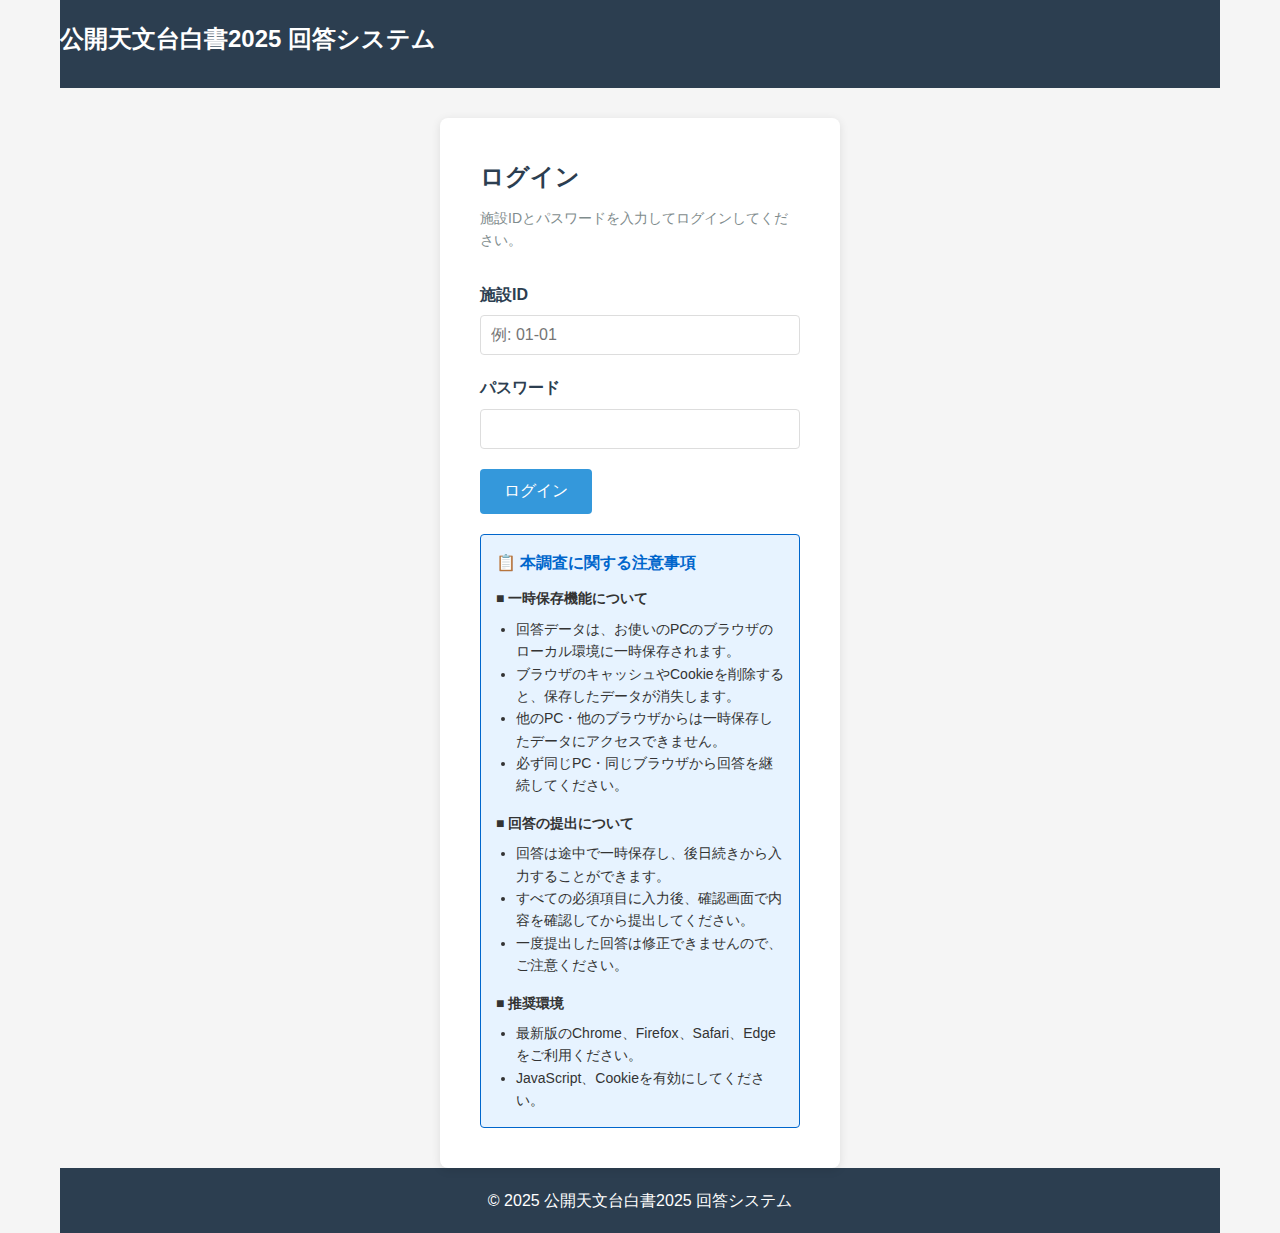
<file: index.html>
<!DOCTYPE html>
<html lang="ja">

<head>
	<!-- Google Tag Manager -->
	<script>(function (w, d, s, l, i) {
			w[l] = w[l] || []; w[l].push({
				'gtm.start':
					new Date().getTime(), event: 'gtm.js'
			}); var f = d.getElementsByTagName(s)[0],
				j = d.createElement(s), dl = l != 'dataLayer' ? '&l=' + l : ''; j.async = true; j.src =
					'https://www.googletagmanager.com/gtm.js?id=' + i + dl; f.parentNode.insertBefore(j, f);
		})(window, document, 'script', 'dataLayer', 'GTM-KD586VPW');</script>
	<!-- End Google Tag Manager -->
	<meta charset="UTF-8">
	<meta name="viewport" content="width=device-width, initial-scale=1.0">
	<title>公開天文台白書2025 回答システム - ログイン</title>
	<link rel="stylesheet" href="css/style.css">
</head>

<body>
	<!-- Google Tag Manager (noscript) -->
	<noscript><iframe src="https://www.googletagmanager.com/ns.html?id=GTM-KD586VPW" height="0" width="0" style="display:none;visibility:hidden"></iframe></noscript>
	<!-- End Google Tag Manager (noscript) -->
	<div class="container">
		<header>
			<h1>公開天文台白書2025 回答システム</h1>
		</header>

		<main class="login-container">
			<div class="login-box">
				<h2>ログイン</h2>
				<p class="login-description">施設IDとパスワードを入力してログインしてください。</p>

				<form id="loginForm">
					<div class="form-group">
						<label for="facilityId">施設ID</label>
						<input type="text" id="facilityId" name="facilityId" required placeholder="例: 01-01" autocomplete="username">
					</div>

					<div class="form-group">
						<label for="password">パスワード</label>
						<input type="password" id="password" name="password" required autocomplete="current-password">
					</div>

					<div id="errorMessage" class="error-message" style="display: none;"></div>

					<button type="submit" class="btn btn-primary">ログイン</button>
				</form>

				<div style="background-color: #e7f3ff; border: 1px solid #0066cc; padding: 15px; margin-top: 20px; border-radius: 4px;">
					<h3 style="margin-top: 0; margin-bottom: 12px; font-size: 16px; color: #0066cc;">📋 本調査に関する注意事項</h3>
					<div style="font-size: 14px; line-height: 1.6; color: #333;">
						<p style="margin: 8px 0;"><strong>■ 一時保存機能について</strong></p>
						<ul style="margin: 5px 0 15px 20px; padding-left: 0;">
							<li>回答データは、お使いのPCのブラウザのローカル環境に一時保存されます。</li>
							<li>ブラウザのキャッシュやCookieを削除すると、保存したデータが消失します。</li>
							<li>他のPC・他のブラウザからは一時保存したデータにアクセスできません。</li>
							<li>必ず同じPC・同じブラウザから回答を継続してください。</li>
						</ul>

						<p style="margin: 8px 0;"><strong>■ 回答の提出について</strong></p>
						<ul style="margin: 5px 0 15px 20px; padding-left: 0;">
							<li>回答は途中で一時保存し、後日続きから入力することができます。</li>
							<li>すべての必須項目に入力後、確認画面で内容を確認してから提出してください。</li>
							<li>一度提出した回答は修正できませんので、ご注意ください。</li>
						</ul>

						<p style="margin: 8px 0;"><strong>■ 推奨環境</strong></p>
						<ul style="margin: 5px 0 0 20px; padding-left: 0;">
							<li>最新版のChrome、Firefox、Safari、Edgeをご利用ください。</li>
							<li>JavaScript、Cookieを有効にしてください。</li>
						</ul>
					</div>
				</div>
			</div>
		</main>

		<footer>
			<p>&copy; 2025 公開天文台白書2025 回答システム</p>
		</footer>
	</div>

	<script src="js/auth.js"></script>
</body>

</html>
</file>
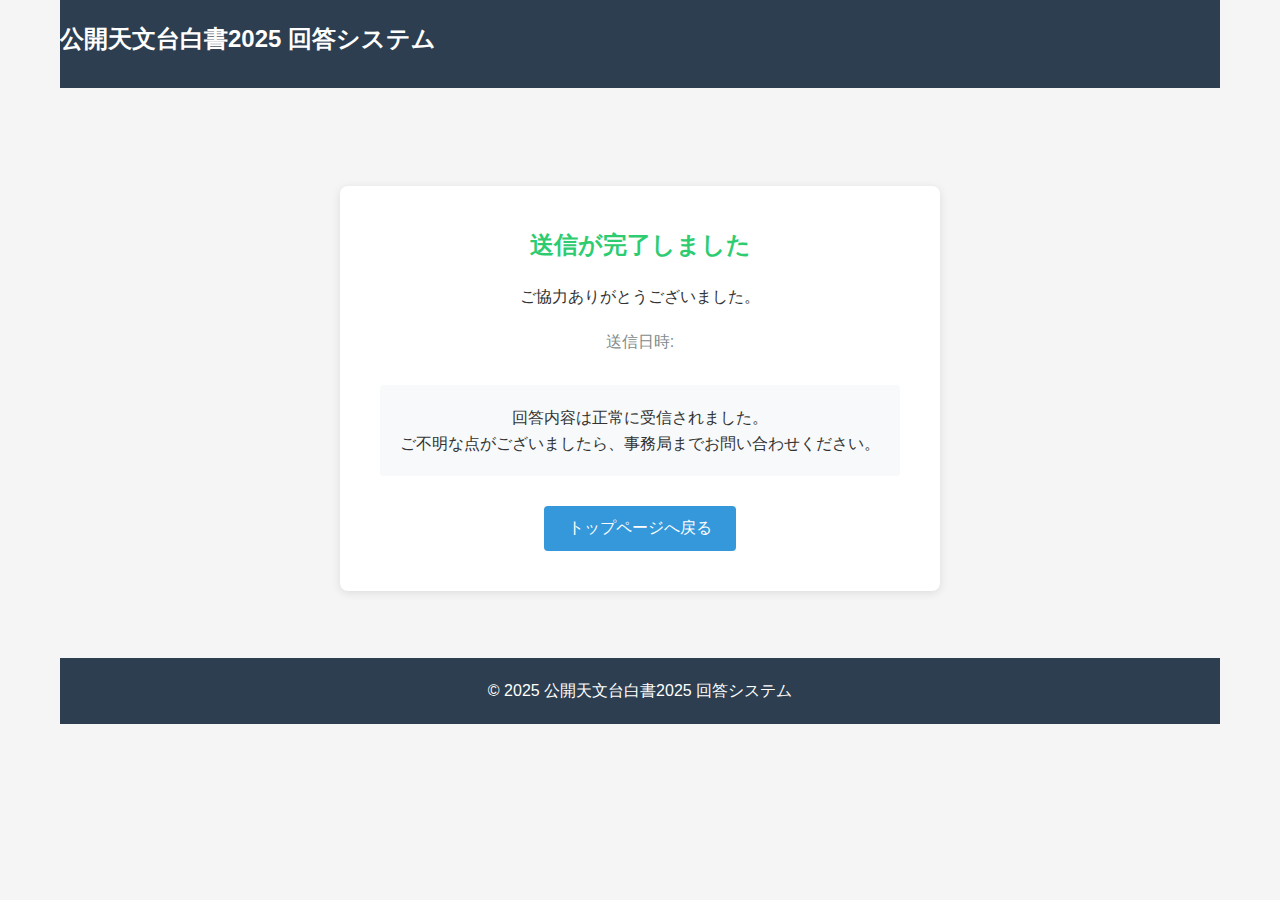
<file: complete.html>
<!DOCTYPE html>
<html lang="ja">

<head>
	<!-- Google Tag Manager -->
	<script>(function (w, d, s, l, i) {
			w[l] = w[l] || []; w[l].push({
				'gtm.start':
					new Date().getTime(), event: 'gtm.js'
			}); var f = d.getElementsByTagName(s)[0],
				j = d.createElement(s), dl = l != 'dataLayer' ? '&l=' + l : ''; j.async = true; j.src =
					'https://www.googletagmanager.com/gtm.js?id=' + i + dl; f.parentNode.insertBefore(j, f);
		})(window, document, 'script', 'dataLayer', 'GTM-KD586VPW');</script>
	<!-- End Google Tag Manager -->
	<meta charset="UTF-8">
	<meta name="viewport" content="width=device-width, initial-scale=1.0">
	<title>送信完了 - 公開天文台白書2025</title>
	<link rel="stylesheet" href="css/style.css">
</head>

<body>
	<!-- Google Tag Manager (noscript) -->
	<noscript><iframe src="https://www.googletagmanager.com/ns.html?id=GTM-KD586VPW" height="0" width="0" style="display:none;visibility:hidden"></iframe></noscript>
	<!-- End Google Tag Manager (noscript) -->
	<div class="container">
		<header>
			<h1>公開天文台白書2025 回答システム</h1>
		</header>

		<main class="complete-container">
			<div class="complete-message">
				<h2>送信が完了しました</h2>
				<p>ご協力ありがとうございました。</p>
				<p class="submit-datetime">送信日時: <span id="submitDatetime"></span></p>

				<div class="complete-info">
					<p>回答内容は正常に受信されました。</p>
					<p>ご不明な点がございましたら、事務局までお問い合わせください。</p>
				</div>

				<button id="homeBtn" class="btn btn-primary">トップページへ戻る</button>
			</div>
		</main>

		<footer>
			<p>&copy; 2025 公開天文台白書2025 回答システム</p>
		</footer>
	</div>

	<script src="js/storage.js"></script>
	<script>
		// URLパラメータから送信日時を取得
		const urlParams = new URLSearchParams(window.location.search);
		const datetime = urlParams.get('datetime');

		if (datetime) {
			const date = new Date(datetime);
			document.getElementById('submitDatetime').textContent =
				date.toLocaleString('ja-JP', {
					year: 'numeric',
					month: '2-digit',
					day: '2-digit',
					hour: '2-digit',
					minute: '2-digit'
				});
		}

		// トップページへ戻るボタン
		document.getElementById('homeBtn').addEventListener('click', () => {
			// セッションをクリア
			Storage.clearSession();
			window.location.href = 'index.html';
		});
	</script>
</body>

</html>
</file>
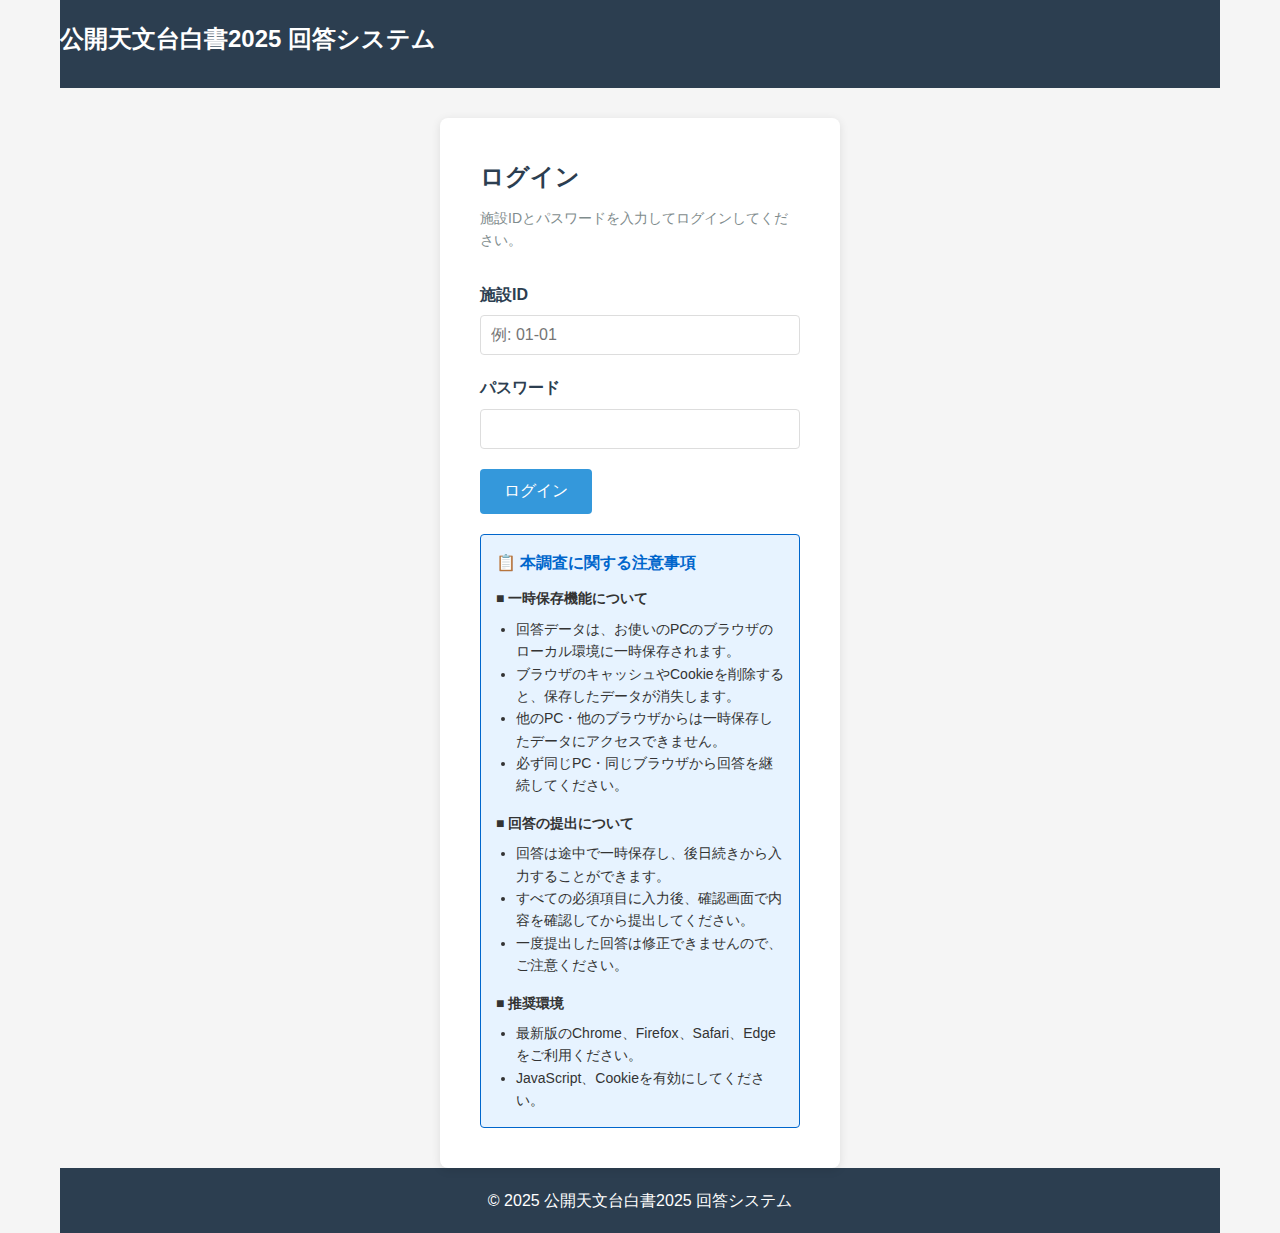
<file: confirm.html>
<!DOCTYPE html>
<html lang="ja">

<head>
	<!-- Google Tag Manager -->
	<script>(function (w, d, s, l, i) {
			w[l] = w[l] || []; w[l].push({
				'gtm.start':
					new Date().getTime(), event: 'gtm.js'
			}); var f = d.getElementsByTagName(s)[0],
				j = d.createElement(s), dl = l != 'dataLayer' ? '&l=' + l : ''; j.async = true; j.src =
					'https://www.googletagmanager.com/gtm.js?id=' + i + dl; f.parentNode.insertBefore(j, f);
		})(window, document, 'script', 'dataLayer', 'GTM-KD586VPW');</script>
	<!-- End Google Tag Manager -->
	<meta charset="UTF-8">
	<meta name="viewport" content="width=device-width, initial-scale=1.0">
	<title>確認画面 - 公開天文台白書2025</title>
	<link rel="stylesheet" href="css/style.css">
</head>

<body>
	<!-- Google Tag Manager (noscript) -->
	<noscript><iframe src="https://www.googletagmanager.com/ns.html?id=GTM-KD586VPW" height="0" width="0" style="display:none;visibility:hidden"></iframe></noscript>
	<!-- End Google Tag Manager (noscript) -->
	<div class="container">
		<header>
			<h1>公開天文台白書2025 回答システム</h1>
			<div class="header-info">
				<span id="facilityName"></span>
			</div>
		</header>

		<main class="confirm-container">
			<h2>回答内容の確認</h2>
			<p class="confirm-description">以下の内容で送信します。間違いがないかご確認ください。</p>

			<div id="confirmContent" class="confirm-content"></div>

			<div class="form-actions">
				<button type="button" id="backBtn" class="btn btn-secondary">修正する</button>
				<button type="button" id="submitBtn" class="btn btn-primary">送信する</button>
			</div>

			<div id="submitMessage" class="message" style="display: none;"></div>
		</main>

		<footer>
			<p>&copy; 2025 公開天文台白書2025 回答システム</p>
		</footer>
	</div>

	<script src="js/storage.js"></script>
	<script>
		// セッション確認
		const session = Storage.getSession();
		if (!session) {
			window.location.href = 'index.html';
		}

		document.getElementById('facilityName').textContent = session.facility_name;

		// 回答データの取得と表示
		const answers = Storage.getDraft(session.facility_id);
		let questions = [];

		// 設問データの読み込み
		fetch('php/get_data.php?type=questions')
			.then(response => response.json())
			.then(data => {
				if (data.success) {
					questions = data.data.questions;
					displayConfirmation(answers, questions);
				}
			});

		function displayConfirmation(answers, questions) {
			const container = document.getElementById('confirmContent');
			container.innerHTML = '';

			questions.filter(q => q.visible).forEach(question => {
				const answer = answers[question.id];
				if (answer) {
					const div = document.createElement('div');
					div.className = 'confirm-item';

					const label = document.createElement('div');
					label.className = 'confirm-label';
					label.textContent = question.title;

					const value = document.createElement('div');
					value.className = 'confirm-value';

					if (Array.isArray(answer)) {
						value.textContent = answer.join(', ');
					} else {
						value.textContent = answer;
					}

					div.appendChild(label);
					div.appendChild(value);
					container.appendChild(div);
				}
			});
		}

		// 戻るボタン
		document.getElementById('backBtn').addEventListener('click', () => {
			window.location.href = 'survey.html';
		});

		// 送信ボタン
		document.getElementById('submitBtn').addEventListener('click', async () => {
			const submitBtn = document.getElementById('submitBtn');
			submitBtn.disabled = true;
			submitBtn.textContent = '送信中...';

			try {
				const response = await fetch('php/submit.php', {
					method: 'POST',
					headers: {
						'Content-Type': 'application/json'
					},
					body: JSON.stringify({
						facility_id: session.facility_id,
						answers: answers
					})
				});

				const result = await response.json();

				if (result.success) {
					// 一時保存データをクリア
					Storage.clearDraft(session.facility_id);
					// 完了画面へ
					window.location.href = 'complete.html?datetime=' + encodeURIComponent(result.submit_datetime);
				} else {
					alert('送信に失敗しました: ' + result.message);
					submitBtn.disabled = false;
					submitBtn.textContent = '送信する';
				}
			} catch (error) {
				alert('エラーが発生しました: ' + error.message);
				submitBtn.disabled = false;
				submitBtn.textContent = '送信する';
			}
		});
	</script>
</body>

</html>
</file>
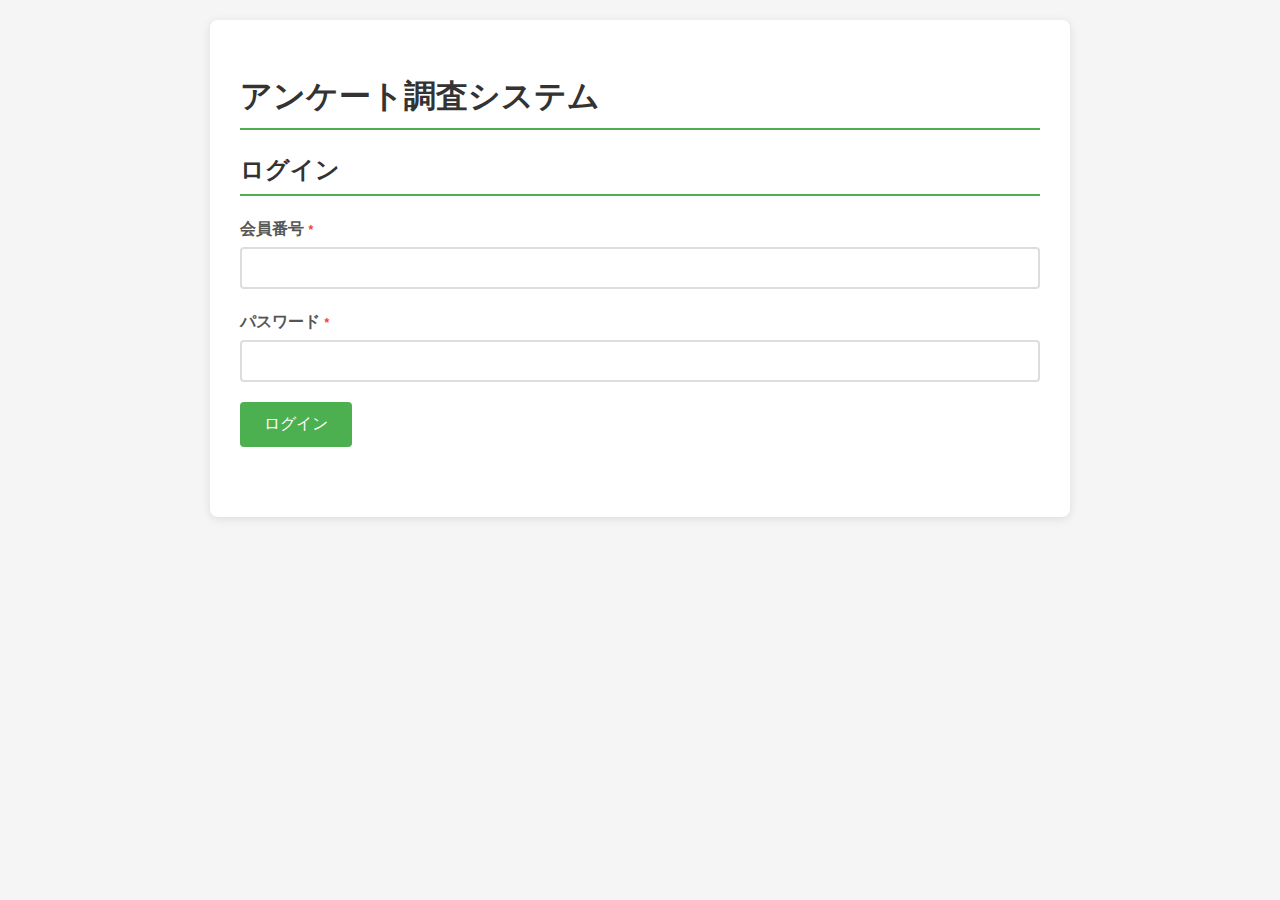
<file: form.html>
<!DOCTYPE html>
<html>

<head>
  <base target="_top">
  <meta charset="UTF-8">
  <meta name="viewport" content="width=device-width, initial-scale=1.0">
  <title>アンケート調査システム</title>
  <style>
    body {
      font-family: 'Hiragino Sans', 'ヒラギノ角ゴシック', 'Yu Gothic', 'メイリオ', sans-serif;
      margin: 0;
      padding: 20px;
      background-color: #f5f5f5;
      line-height: 1.6;
    }

    .container {
      max-width: 800px;
      margin: 0 auto;
      background-color: white;
      padding: 30px;
      border-radius: 8px;
      box-shadow: 0 2px 10px rgba(0, 0, 0, 0.1);
    }

    h1,
    h2,
    h3 {
      color: #333;
      border-bottom: 2px solid #4CAF50;
      padding-bottom: 5px;
    }

    .section {
      margin-bottom: 30px;
    }

    .hidden {
      display: none;
    }

    .form-group {
      margin-bottom: 20px;
    }

    label {
      display: block;
      font-weight: bold;
      margin-bottom: 5px;
      color: #555;
    }

    input[type="text"],
    input[type="email"],
    input[type="password"],
    textarea,
    select {
      width: 100%;
      padding: 10px;
      border: 2px solid #ddd;
      border-radius: 4px;
      font-size: 16px;
      box-sizing: border-box;
    }

    input[type="text"]:focus,
    input[type="email"]:focus,
    input[type="password"]:focus,
    textarea:focus {
      border-color: #4CAF50;
      outline: none;
    }

    textarea {
      min-height: 80px;
      resize: vertical;
    }

    .radio-group,
    .checkbox-group {
      display: flex;
      flex-wrap: wrap;
      gap: 15px;
      margin-top: 10px;
    }

    .radio-group label,
    .checkbox-group label {
      display: flex;
      align-items: center;
      gap: 5px;
      font-weight: normal;
      margin-bottom: 0;
      cursor: pointer;
      padding: 5px 10px;
      border: 1px solid #ddd;
      border-radius: 4px;
      background-color: #f9f9f9;
      transition: background-color 0.3s;
    }

    .radio-group label:hover,
    .checkbox-group label:hover {
      background-color: #e9f5e9;
    }

    .radio-group input[type="radio"],
    .checkbox-group input[type="checkbox"] {
      width: auto;
      margin: 0;
    }

    button {
      background-color: #4CAF50;
      color: white;
      padding: 12px 24px;
      border: none;
      border-radius: 4px;
      cursor: pointer;
      font-size: 16px;
      margin-right: 10px;
      margin-bottom: 10px;
      transition: background-color 0.3s;
    }

    button:hover {
      background-color: #45a049;
    }

    button.secondary {
      background-color: #757575;
    }

    button.secondary:hover {
      background-color: #616161;
    }

    .error {
      color: #f44336;
      font-size: 14px;
      margin-top: 5px;
    }

    .success {
      color: #4CAF50;
      font-size: 16px;
      text-align: center;
      padding: 20px;
      background-color: #e8f5e8;
      border-radius: 4px;
    }

    .user-info {
      background-color: #e3f2fd;
      padding: 15px;
      border-radius: 4px;
      margin-bottom: 20px;
    }

    .question {
      background-color: #fafafa;
      padding: 15px;
      border-radius: 4px;
      margin-bottom: 15px;
      border-left: 4px solid #4CAF50;
    }

    .question-title {
      font-weight: bold;
      margin-bottom: 10px;
    }

    .required {
      color: #f44336;
      font-size: 12px;
    }

    .confirm-table {
      width: 100%;
      border-collapse: collapse;
      margin-top: 20px;
    }

    .confirm-table th,
    .confirm-table td {
      padding: 12px;
      border: 1px solid #ddd;
      text-align: left;
    }

    .confirm-table th {
      background-color: #f5f5f5;
      font-weight: bold;
      width: 30%;
    }

    @media (max-width: 600px) {
      .container {
        padding: 15px;
      }

      .radio-group,
      .checkbox-group {
        flex-direction: column;
      }

      button {
        width: 100%;
        margin-right: 0;
      }
    }
  </style>
</head>

<body>
  <div class="container">
    <h1>アンケート調査システム</h1>

    <!-- ログイン画面 -->
    <div id="login-section" class="section">
      <h2>ログイン</h2>
      <div class="form-group">
        <label for="memberID">会員番号 <span class="required">*</span></label>
        <input type="text" id="memberID" required>
      </div>
      <div class="form-group">
        <label for="password">パスワード <span class="required">*</span></label>
        <input type="password" id="password" required>
      </div>
      <button onclick="checkCredentials()">ログイン</button>
      <div id="login-error" class="error"></div>
    </div>

    <!-- 会員情報編集画面 -->
    <div id="member-section" class="section hidden">
      <h2>会員情報</h2>
      <div class="user-info">
        <p><strong>ログイン中：</strong><span id="display-name"></span> さん</p>
      </div>

      <div class="form-group">
        <label for="name">氏名 <span class="required">*</span></label>
        <input type="text" id="name" required>
      </div>

      <div class="form-group">
        <label for="email">メールアドレス <span class="required">*</span></label>
        <input type="email" id="email" required>
      </div>

      <div class="form-group">
        <label for="organization">所属</label>
        <input type="text" id="organization">
      </div>

      <div class="form-group">
        <label>性別</label>
        <div class="radio-group">
          <label><input type="radio" name="gender" value="男性"> 男性</label>
          <label><input type="radio" name="gender" value="女性"> 女性</label>
          <label><input type="radio" name="gender" value="その他"> その他</label>
        </div>
      </div>

      <button onclick="proceedToSurvey()">アンケートに進む</button>
    </div>

    <!-- アンケート画面 -->
    <div id="survey-section" class="section hidden">
      <h2>アンケート</h2>
      <div id="questions-container"></div>
      <button onclick="showConfirm()">確認画面へ</button>
      <button class="secondary" onclick="backToMember()">会員情報に戻る</button>
      <div id="survey-error" class="error"></div>
    </div>

    <!-- 確認画面 -->
    <div id="confirm-section" class="section hidden">
      <h2>回答内容確認</h2>

      <h3>会員情報</h3>
      <table class="confirm-table">
        <tr>
          <th>氏名</th>
          <td id="confirm-name"></td>
        </tr>
        <tr>
          <th>メールアドレス</th>
          <td id="confirm-email"></td>
        </tr>
        <tr>
          <th>所属</th>
          <td id="confirm-organization"></td>
        </tr>
        <tr>
          <th>性別</th>
          <td id="confirm-gender"></td>
        </tr>
      </table>

      <h3>アンケート回答</h3>
      <div id="confirm-answers"></div>

      <div style="margin-top: 30px;">
        <button onclick="submitAll()">この内容で送信</button>
        <button class="secondary" onclick="backToSurvey()">修正する</button>
      </div>
    </div>

    <!-- 完了画面 -->
    <div id="complete-section" class="section hidden">
      <div class="success">
        <h2>送信完了</h2>
        <p>アンケートの回答が正常に送信されました。<br>ご協力ありがとうございました。</p>
        <button onclick="startOver()">新しく回答する</button>
      </div>
    </div>
  </div>

  <script>
    let cachedMemberID = "";
    let questionsData = [];
    let currentAnswers = {};

    // ログイン処理
    function checkCredentials() {
      const memberID = document.getElementById('memberID').value;
      const password = document.getElementById('password').value;

      if (!memberID || !password) {
        showError('login-error', '会員番号とパスワードを入力してください。');
        return;
      }

      cachedMemberID = memberID;

      google.script.run
        .withSuccessHandler(function (response) {
          if (response.success) {
            // 会員情報を表示
            document.getElementById('display-name').textContent = response.name;
            document.getElementById('name').value = response.name || '';
            document.getElementById('email').value = response.email || '';
            document.getElementById('organization').value = response.organization || '';

            // 性別の初期値を設定
            if (response.gender) {
              const radios = document.getElementsByName('gender');
              for (let radio of radios) {
                if (radio.value === response.gender) {
                  radio.checked = true;
                }
              }
            }

            // 画面切り替え
            hideAllSections();
            document.getElementById('member-section').classList.remove('hidden');
            clearError('login-error');
          } else {
            showError('login-error', response.message || '認証に失敗しました。');
          }
        })
        .withFailureHandler(function (error) {
          showError('login-error', 'システムエラーが発生しました。');
          console.error(error);
        })
        .getUserData(memberID, password);
    }

    // アンケート画面に進む
    function proceedToSurvey() {
      // 設問データを取得してアンケート画面を表示
      google.script.run
        .withSuccessHandler(function (response) {
          if (response.success) {
            questionsData = response.questions;
            renderQuestions();
            loadExistingAnswers();
            hideAllSections();
            document.getElementById('survey-section').classList.remove('hidden');
          } else {
            showError('survey-error', response.message || '設問データの取得に失敗しました。');
          }
        })
        .withFailureHandler(function (error) {
          showError('survey-error', 'システムエラーが発生しました。');
          console.error(error);
        })
        .getQuestionData();
    }

    // 既存の回答を読み込み
    function loadExistingAnswers() {
      google.script.run
        .withSuccessHandler(function (response) {
          if (response.success) {
            currentAnswers = response.answers;
            // フォームに既存の回答を反映
            Object.keys(currentAnswers).forEach(questionId => {
              setAnswerToForm(questionId, currentAnswers[questionId]);
            });
          }
        })
        .withFailureHandler(function (error) {
          console.error('既存回答の取得に失敗:', error);
        })
        .getExistingAnswers(cachedMemberID);
    }

    // 設問をレンダリング
    function renderQuestions() {
      const container = document.getElementById('questions-container');
      container.innerHTML = '';

      questionsData.forEach(question => {
        const questionDiv = document.createElement('div');
        questionDiv.className = 'question';
        questionDiv.innerHTML = createQuestionHTML(question);
        container.appendChild(questionDiv);
      });
    }

    // 設問HTMLを生成
    function createQuestionHTML(question) {
      let html = `<div class="question-title">
          ${question.title}
          ${question.required ? '<span class="required">*</span>' : ''}
        </div>`;

      switch (question.type) {
        case 'radio':
          html += `<div class="radio-group">`;
          question.options.forEach(option => {
            html += `<label>
                <input type="radio" name="q_${question.id}" value="${option}" 
                       ${question.required ? 'required' : ''}>
                ${option}
              </label>`;
          });
          html += `</div>`;
          break;

        case 'checkbox':
          html += `<div class="checkbox-group">`;
          question.options.forEach(option => {
            html += `<label>
                <input type="checkbox" name="q_${question.id}" value="${option}">
                ${option}
              </label>`;
          });
          html += `</div>`;
          break;

        case 'text':
          html += `<textarea name="q_${question.id}" placeholder="こちらにご記入ください..." 
                     ${question.required ? 'required' : ''}></textarea>`;
          break;
      }

      return html;
    }

    // フォームに既存の回答を設定
    function setAnswerToForm(questionId, answer) {
      const question = questionsData.find(q => q.id === questionId);
      if (!question) return;

      const elements = document.getElementsByName(`q_${questionId}`);

      if (question.type === 'radio') {
        elements.forEach(el => {
          if (el.value === answer) {
            el.checked = true;
          }
        });
      } else if (question.type === 'checkbox') {
        const answers = answer.split(',').map(a => a.trim());
        elements.forEach(el => {
          if (answers.includes(el.value)) {
            el.checked = true;
          }
        });
      } else if (question.type === 'text') {
        if (elements[0]) {
          elements[0].value = answer;
        }
      }
    }
    // 確認画面を表示
    function showConfirm() {
      // 必須項目のバリデーション
      const requiredQuestions = questionsData.filter(q => q.required);
      const missingAnswers = [];

      requiredQuestions.forEach(question => {
        const elements = document.getElementsByName(`q_${question.id}`);
        let hasAnswer = false;

        if (question.type === 'radio') {
          hasAnswer = Array.from(elements).some(el => el.checked);
        } else if (question.type === 'checkbox') {
          hasAnswer = Array.from(elements).some(el => el.checked);
        } else if (question.type === 'text') {
          hasAnswer = elements[0] && elements[0].value.trim() !== '';
        }

        if (!hasAnswer) {
          missingAnswers.push(question.title);
        }
      });

      if (missingAnswers.length > 0) {
        showError('survey-error', `次の必須項目に回答してください：\n${missingAnswers.join('\n')}`);
        return;
      }

      // 回答を収集
      collectAnswers();

      // 確認画面に表示
      document.getElementById('confirm-name').textContent = document.getElementById('name').value;
      document.getElementById('confirm-email').textContent = document.getElementById('email').value;
      document.getElementById('confirm-organization').textContent = document.getElementById('organization').value;
      document.getElementById('confirm-gender').textContent =
        document.querySelector('input[name="gender"]:checked')?.value || '';

      renderConfirmAnswers();

      hideAllSections();
      document.getElementById('confirm-section').classList.remove('hidden');
      clearError('survey-error');
    }

    // 回答を収集
    function collectAnswers() {
      currentAnswers = {};

      questionsData.forEach(question => {
        const elements = document.getElementsByName(`q_${question.id}`);

        if (question.type === 'radio') {
          const checked = Array.from(elements).find(el => el.checked);
          if (checked) {
            currentAnswers[question.id] = checked.value;
          }
        } else if (question.type === 'checkbox') {
          const checkedValues = Array.from(elements)
            .filter(el => el.checked)
            .map(el => el.value);
          if (checkedValues.length > 0) {
            currentAnswers[question.id] = checkedValues.join(', ');
          }
        } else if (question.type === 'text') {
          if (elements[0] && elements[0].value.trim()) {
            currentAnswers[question.id] = elements[0].value.trim();
          }
        }
      });
    }

    // 確認画面に回答を表示
    function renderConfirmAnswers() {
      const container = document.getElementById('confirm-answers');
      container.innerHTML = '';

      const table = document.createElement('table');
      table.className = 'confirm-table';

      questionsData.forEach(question => {
        if (currentAnswers[question.id]) {
          const row = table.insertRow();
          const titleCell = row.insertCell(0);
          const answerCell = row.insertCell(1);

          titleCell.innerHTML = `<strong>${question.title}</strong>`;
          answerCell.textContent = currentAnswers[question.id];
        }
      });

      container.appendChild(table);
    }

    // 全データを送信
    function submitAll() {
      // 会員データを更新
      const name = document.getElementById('name').value;
      const email = document.getElementById('email').value;
      const organization = document.getElementById('organization').value;
      const gender = document.querySelector('input[name="gender"]:checked')?.value || '';

      Promise.all([
        new Promise((resolve, reject) => {
          google.script.run
            .withSuccessHandler(resolve)
            .withFailureHandler(reject)
            .updateMemberData(cachedMemberID, name, email, organization, gender);
        }),
        new Promise((resolve, reject) => {
          google.script.run
            .withSuccessHandler(resolve)
            .withFailureHandler(reject)
            .submitAnswers(cachedMemberID, currentAnswers);
        })
      ])
        .then(results => {
          if (results.every(r => r.success)) {
            hideAllSections();
            document.getElementById('complete-section').classList.remove('hidden');
          } else {
            alert('送信中にエラーが発生しました。もう一度お試しください。');
          }
        })
        .catch(error => {
          console.error('送信エラー:', error);
          alert('送信中にエラーが発生しました。もう一度お試しください。');
        });
    }

    // ナビゲーション関数
    function backToMember() {
      hideAllSections();
      document.getElementById('member-section').classList.remove('hidden');
    }

    function backToSurvey() {
      hideAllSections();
      document.getElementById('survey-section').classList.remove('hidden');
    }

    function startOver() {
      hideAllSections();
      document.getElementById('login-section').classList.remove('hidden');
      // フォームをリセット
      document.getElementById('memberID').value = '';
      document.getElementById('password').value = '';
      cachedMemberID = '';
      questionsData = [];
      currentAnswers = {};
    }

    // ユーティリティ関数
    function hideAllSections() {
      document.querySelectorAll('.section').forEach(section => {
        section.classList.add('hidden');
      });
    }

    function showError(elementId, message) {
      const errorElement = document.getElementById(elementId);
      errorElement.textContent = message;
      errorElement.style.display = 'block';
    }

    function clearError(elementId) {
      const errorElement = document.getElementById(elementId);
      errorElement.textContent = '';
      errorElement.style.display = 'none';
    }
  </script>
</body>

</html>
</file>
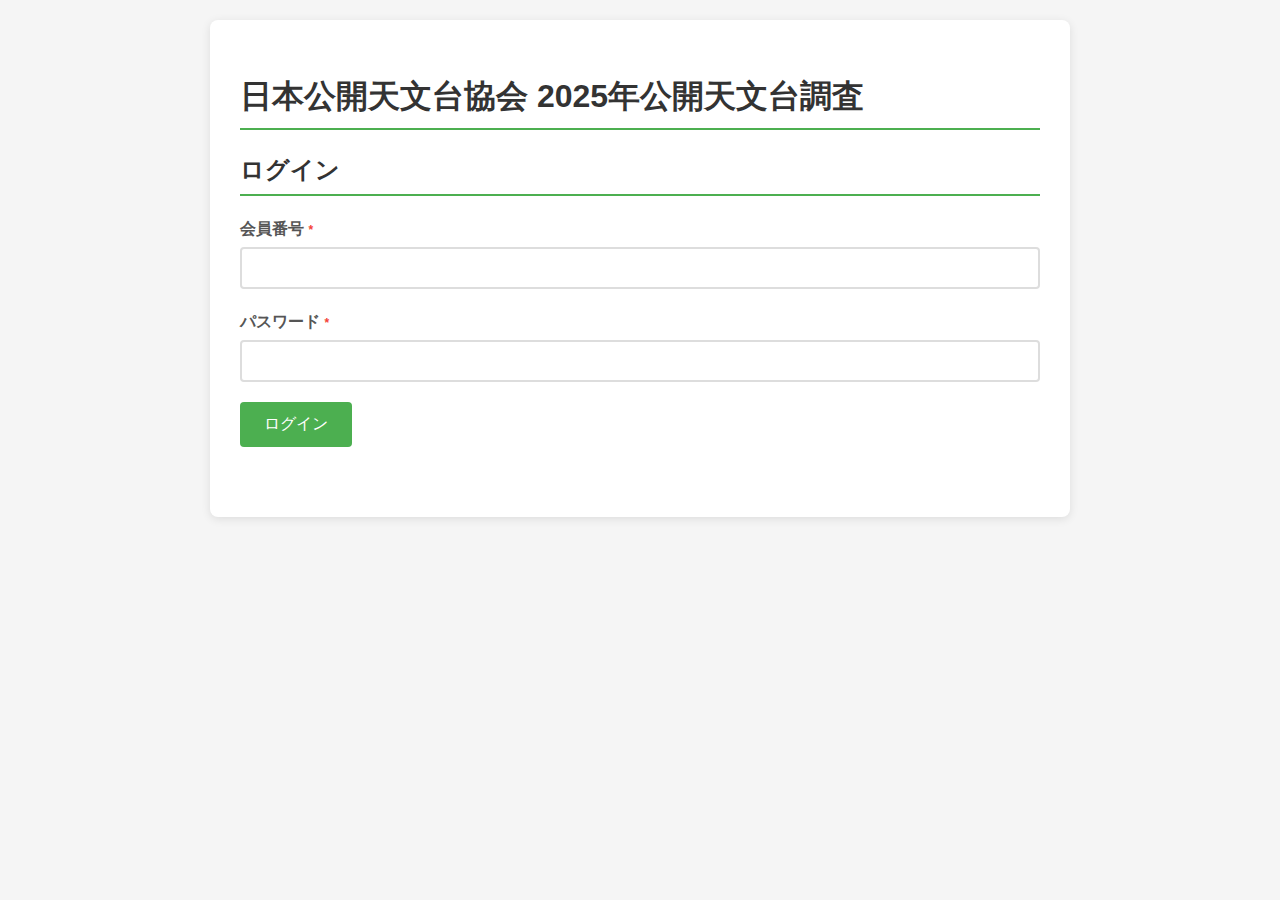
<file: Google_app_script/form.html>
<!DOCTYPE html>
<html>

<head>
  <base target="_top">
  <meta charset="UTF-8">
  <meta name="viewport" content="width=device-width, initial-scale=1.0">
  <title>日本公開天文台協会 2025年公開天文台調査</title>
  <style>
    body {
      font-family: 'Hiragino Sans', 'ヒラギノ角ゴシック', 'Yu Gothic', 'メイリオ', sans-serif;
      margin: 0;
      padding: 20px;
      background-color: #f5f5f5;
      line-height: 1.6;
    }

    .container {
      max-width: 800px;
      margin: 0 auto;
      background-color: white;
      padding: 30px;
      border-radius: 8px;
      box-shadow: 0 2px 10px rgba(0, 0, 0, 0.1);
    }

    h1,
    h2,
    h3 {
      color: #333;
      border-bottom: 2px solid #4CAF50;
      padding-bottom: 5px;
    }

    .section {
      margin-bottom: 30px;
    }

    .hidden {
      display: none;
    }

    .form-group {
      margin-bottom: 20px;
    }

    label {
      display: block;
      font-weight: bold;
      margin-bottom: 5px;
      color: #555;
    }

    input[type="text"],
    input[type="email"],
    input[type="password"],
    textarea,
    select {
      width: 100%;
      padding: 10px;
      border: 2px solid #ddd;
      border-radius: 4px;
      font-size: 16px;
      box-sizing: border-box;
    }

    input[type="text"]:focus,
    input[type="email"]:focus,
    input[type="password"]:focus,
    textarea:focus {
      border-color: #4CAF50;
      outline: none;
    }

    textarea {
      min-height: 80px;
      resize: vertical;
    }

    .radio-group,
    .checkbox-group {
      display: flex;
      flex-wrap: wrap;
      gap: 15px;
      margin-top: 10px;
    }

    .radio-group label,
    .checkbox-group label {
      display: flex;
      align-items: center;
      gap: 5px;
      font-weight: normal;
      margin-bottom: 0;
      cursor: pointer;
      padding: 5px 10px;
      border: 1px solid #ddd;
      border-radius: 4px;
      background-color: #f9f9f9;
      transition: background-color 0.3s;
    }

    .radio-group label:hover,
    .checkbox-group label:hover {
      background-color: #e9f5e9;
    }

    .radio-group input[type="radio"],
    .checkbox-group input[type="checkbox"] {
      width: auto;
      margin: 0;
    }

    button {
      background-color: #4CAF50;
      color: white;
      padding: 12px 24px;
      border: none;
      border-radius: 4px;
      cursor: pointer;
      font-size: 16px;
      margin-right: 10px;
      margin-bottom: 10px;
      transition: background-color 0.3s;
    }

    button:hover {
      background-color: #45a049;
    }

    button.secondary {
      background-color: #757575;
    }

    button.secondary:hover {
      background-color: #616161;
    }

    .error {
      color: #f44336;
      font-size: 14px;
      margin-top: 5px;
    }

    .success {
      color: #4CAF50;
      font-size: 16px;
      text-align: center;
      padding: 20px;
      background-color: #e8f5e8;
      border-radius: 4px;
    }

    .user-info {
      background-color: #e3f2fd;
      padding: 15px;
      border-radius: 4px;
      margin-bottom: 20px;
    }

    .question {
      background-color: #fafafa;
      padding: 15px;
      border-radius: 4px;
      margin-bottom: 15px;
      border-left: 4px solid #4CAF50;
    }

    .question-title {
      font-weight: bold;
      margin-bottom: 10px;
    }

    .question-description {
      color: #666;
      font-size: 14px;
      margin-bottom: 15px;
      line-height: 1.5;
      background-color: #f0f7ff;
      padding: 10px;
      border-radius: 4px;
      border-left: 3px solid #2196F3;
    }

    .other-input {
      width: 100%;
      margin-top: 10px;
      padding: 8px;
      border: 2px solid #ddd;
      border-radius: 4px;
      font-size: 14px;
      box-sizing: border-box;
      display: none;
    }

    .other-input:focus {
      border-color: #4CAF50;
      outline: none;
    }

    .required {
      color: #f44336;
      font-size: 12px;
    }

    .confirm-table {
      width: 100%;
      border-collapse: collapse;
      margin-top: 20px;
    }

    .confirm-table th,
    .confirm-table td {
      padding: 12px;
      border: 1px solid #ddd;
      text-align: left;
    }

    .confirm-table th {
      background-color: #f5f5f5;
      font-weight: bold;
      width: 30%;
    }

    @media (max-width: 600px) {
      .container {
        padding: 15px;
      }

      .radio-group,
      .checkbox-group {
        flex-direction: column;
      }

      button {
        width: 100%;
        margin-right: 0;
      }
    }
  </style>
</head>

<body>
  <div class="container">
    <h1>日本公開天文台協会 2025年公開天文台調査</h1>

    <!-- ログイン画面 -->
    <div id="login-section" class="section">
      <h2>ログイン</h2>
      <div class="form-group">
        <label for="memberID">会員番号 <span class="required">*</span></label>
        <input type="text" id="memberID" required>
      </div>
      <div class="form-group">
        <label for="password">パスワード <span class="required">*</span></label>
        <input type="password" id="password" required>
      </div>
      <button onclick="checkCredentials()">ログイン</button>
      <div id="login-error" class="error"></div>
    </div>

    <!-- 会員情報編集画面 -->
    <div id="member-section" class="section hidden">
      <h2>回答者の情報</h2>
      <div class="user-info">
        <p><strong>ログイン中：</strong><span id="display-name"></span> さん</p>
      </div>

      <div class="form-group">
        <label for="name">氏名 <span class="required">*</span></label>
        <input type="text" id="name" required>
      </div>

      <div class="form-group">
        <label for="email">メールアドレス <span class="required">*</span></label>
        <input type="email" id="email" required>
      </div>

      <div class="form-group">
        <label for="organization">所属</label>
        <input type="text" id="organization">
      </div>

      <button onclick="proceedToSurvey()">アンケートに進む</button>
    </div>

    <!-- アンケート画面 -->
    <div id="survey-section" class="section hidden">
      <h2>アンケート</h2>
      <div id="questions-container"></div>
      <button onclick="showConfirm()">確認画面へ</button>
      <button onclick="savePartialAnswers()" class="secondary">部分保存</button>
      <button class="secondary" onclick="backToMember()">会員情報に戻る</button>
      <div id="survey-error" class="error"></div>
      <div id="survey-success" class="success" style="display: none;"></div>
    </div>

    <!-- 確認画面 -->
    <div id="confirm-section" class="section hidden">
      <h2>回答内容確認</h2>

      <h3>会員情報</h3>
      <table class="confirm-table">
        <tr>
          <th>氏名</th>
          <td id="confirm-name"></td>
        </tr>
        <tr>
          <th>メールアドレス</th>
          <td id="confirm-email"></td>
        </tr>
        <tr>
          <th>所属</th>
          <td id="confirm-organization"></td>
        </tr>
        <tr>
          <th>性別</th>
          <td id="confirm-gender"></td>
        </tr>
      </table>

      <h3>アンケート回答</h3>
      <div id="confirm-answers"></div>

      <div style="margin-top: 30px;">
        <button onclick="submitAll()">この内容で送信</button>
        <button class="secondary" onclick="backToSurvey()">修正する</button>
      </div>
    </div>

    <!-- 完了画面 -->
    <div id="complete-section" class="section hidden">
      <div class="success">
        <h2>送信完了</h2>
        <p>アンケートの回答が正常に送信されました。<br>ご協力ありがとうございました。</p>
        <button onclick="startOver()">新しく回答する</button>
      </div>
    </div>
  </div>

  <script>
    let cachedMemberID = "";
    let questionsData = [];
    let currentAnswers = {};

    // ログイン処理
    function checkCredentials() {
      const memberID = document.getElementById('memberID').value;
      const password = document.getElementById('password').value;

      if (!memberID || !password) {
        showError('login-error', '会員番号とパスワードを入力してください。');
        return;
      }

      cachedMemberID = memberID;

      google.script.run
        .withSuccessHandler(function (response) {
          if (response.success) {
            // 会員情報を表示
            document.getElementById('display-name').textContent = response.name;
            document.getElementById('name').value = response.name || '';
            document.getElementById('email').value = response.email || '';
            document.getElementById('organization').value = response.organization || '';

            // 性別の初期値を設定
            if (response.gender) {
              const radios = document.getElementsByName('gender');
              for (let radio of radios) {
                if (radio.value === response.gender) {
                  radio.checked = true;
                }
              }
            }

            // 画面切り替え
            hideAllSections();
            document.getElementById('member-section').classList.remove('hidden');
            clearError('login-error');
          } else {
            showError('login-error', response.message || '認証に失敗しました。');
          }
        })
        .withFailureHandler(function (error) {
          showError('login-error', 'システムエラーが発生しました。');
          console.error(error);
        })
        .getUserData(memberID, password);
    }

    // アンケート画面に進む
    function proceedToSurvey() {
      // 設問データを取得してアンケート画面を表示
      google.script.run
        .withSuccessHandler(function (response) {
          if (response.success) {
            questionsData = response.questions;
            renderQuestions();
            loadExistingAnswers();
            hideAllSections();
            document.getElementById('survey-section').classList.remove('hidden');
          } else {
            showError('survey-error', response.message || '設問データの取得に失敗しました。');
          }
        })
        .withFailureHandler(function (error) {
          showError('survey-error', 'システムエラーが発生しました。');
          console.error(error);
        })
        .getQuestionData();
    }

    // 既存の回答を読み込み
    function loadExistingAnswers() {
      google.script.run
        .withSuccessHandler(function (response) {
          if (response.success) {
            currentAnswers = response.answers;

            // 既存回答がある場合の通知表示
            if (response.hasExistingData) {
              showExistingDataNotification();
            }

            // フォームに既存の回答を反映
            Object.keys(currentAnswers).forEach(questionId => {
              setAnswerToForm(questionId, currentAnswers[questionId]);
            });
          }
        })
        .withFailureHandler(function (error) {
          console.error('既存回答の取得に失敗:', error);
        })
        .getExistingAnswers(cachedMemberID);
    }

    // 既存データがある場合の通知を表示
    function showExistingDataNotification() {
      const container = document.getElementById('questions-container');
      const notification = document.createElement('div');
      notification.className = 'existing-data-notification';
      notification.innerHTML = `
        <div style="background-color: #e3f2fd; padding: 15px; border-radius: 4px; margin-bottom: 20px; border-left: 4px solid #2196F3;">
          <strong>📋 既存の回答データが見つかりました</strong><br>
          前回の回答内容が自動的に読み込まれています。<br>
          必要に応じて修正してください。
        </div>
      `;
      container.insertBefore(notification, container.firstChild);
    }

    // 設問をレンダリング
    function renderQuestions() {
      const container = document.getElementById('questions-container');
      container.innerHTML = '';

      questionsData.forEach(question => {
        const questionDiv = document.createElement('div');
        questionDiv.className = 'question';
        questionDiv.innerHTML = createQuestionHTML(question);
        container.appendChild(questionDiv);
      });

      // 既存回答がある場合は通知を先頭に追加
      if (Object.keys(currentAnswers).length > 0) {
        showExistingDataNotification();
      }
    }

    // 設問HTMLを生成
    function createQuestionHTML(question) {
      let html = `<div class="question-title">
          ${question.title}
          ${question.required ? '<span class="required">*</span>' : ''}
        </div>`;

      // 説明文がある場合は表示
      if (question.description && question.description.trim() !== '') {
        html += `<div class="question-description">${question.description}</div>`;
      }

      switch (question.type) {
        case 'radio':
          html += `<div class="radio-group">`;
          question.options.forEach(option => {
            html += `<label>
                <input type="radio" name="q_${question.id}" value="${option}" 
                       ${question.required ? 'required' : ''}
                       onchange="handleRadioChange('${question.id}', '${option}')">
                ${option}
              </label>`;
          });
          html += `</div>`;

          // 「その他」の自由記述欄を追加
          if (question.options.some(opt => opt.includes('その他'))) {
            html += `<input type="text" class="other-input" id="other_${question.id}" 
                     placeholder="その他の場合は具体的にご記入ください..." 
                     onchange="handleOtherInput('${question.id}')">`;
          }
          break;

        case 'checkbox':
          html += `<div class="checkbox-group">`;
          question.options.forEach(option => {
            html += `<label>
                <input type="checkbox" name="q_${question.id}" value="${option}"
                       onchange="handleCheckboxChange('${question.id}', '${option}')">
                ${option}
              </label>`;
          });
          html += `</div>`;

          // 「その他」の自由記述欄を追加
          if (question.options.some(opt => opt.includes('その他'))) {
            html += `<input type="text" class="other-input" id="other_${question.id}" 
                     placeholder="その他の場合は具体的にご記入ください..." 
                     onchange="handleOtherInput('${question.id}')">`;
          }
          break;

        case 'text':
          html += `<textarea name="q_${question.id}" placeholder="こちらにご記入ください..." 
                     ${question.required ? 'required' : ''}></textarea>`;
          break;
      }

      return html;
    }

    // フォームに既存の回答を設定
    function setAnswerToForm(questionId, answer) {
      const question = questionsData.find(q => q.id === questionId);
      if (!question) return;

      const elements = document.getElementsByName(`q_${questionId}`);

      if (question.type === 'radio') {
        elements.forEach(el => {
          if (el.value === answer) {
            el.checked = true;
            // 「その他」の場合は入力欄を表示
            if (answer.includes('その他') && answer !== 'その他') {
              const otherInput = document.getElementById(`other_${questionId}`);
              if (otherInput) {
                otherInput.style.display = 'block';
                otherInput.value = answer.replace('その他:', '').trim();
              }
            }
          }
        });
      } else if (question.type === 'checkbox') {
        const answers = answer.split(',').map(a => a.trim());
        elements.forEach(el => {
          if (answers.some(ans => ans === el.value || (ans.includes('その他') && el.value.includes('その他')))) {
            el.checked = true;
          }
        });

        // 「その他」の回答がある場合は入力欄を表示
        const otherAnswer = answers.find(ans => ans.includes('その他') && ans !== 'その他');
        if (otherAnswer) {
          const otherInput = document.getElementById(`other_${questionId}`);
          if (otherInput) {
            otherInput.style.display = 'block';
            otherInput.value = otherAnswer.replace('その他:', '').trim();
          }
        }
      } else if (question.type === 'text') {
        if (elements[0]) {
          elements[0].value = answer;
        }
      }
    }

    // ラジオボタンの変更処理
    function handleRadioChange(questionId, selectedValue) {
      const otherInput = document.getElementById(`other_${questionId}`);
      if (otherInput) {
        if (selectedValue.includes('その他')) {
          otherInput.style.display = 'block';
          otherInput.focus();
        } else {
          otherInput.style.display = 'none';
          otherInput.value = '';
        }
      }
    }

    // チェックボックスの変更処理
    function handleCheckboxChange(questionId, selectedValue) {
      const otherInput = document.getElementById(`other_${questionId}`);
      if (otherInput && selectedValue.includes('その他')) {
        const checkbox = event.target;
        if (checkbox.checked) {
          otherInput.style.display = 'block';
          otherInput.focus();
        } else {
          // 他の「その他」がチェックされていない場合のみ非表示
          const checkboxes = document.getElementsByName(`q_${questionId}`);
          const hasOtherChecked = Array.from(checkboxes).some(cb =>
            cb.checked && cb.value.includes('その他')
          );
          if (!hasOtherChecked) {
            otherInput.style.display = 'none';
            otherInput.value = '';
          }
        }
      }
    }

    // 「その他」入力欄の変更処理
    function handleOtherInput(questionId) {
      const otherInput = document.getElementById(`other_${questionId}`);
      const question = questionsData.find(q => q.id === questionId);

      if (otherInput && question) {
        const elements = document.getElementsByName(`q_${questionId}`);

        if (question.type === 'radio') {
          // ラジオボタンの場合：「その他」のvalueを更新
          elements.forEach(el => {
            if (el.value.includes('その他') && el.checked) {
              if (otherInput.value.trim()) {
                el.value = `その他:${otherInput.value.trim()}`;
              } else {
                el.value = 'その他';
              }
            }
          });
        } else if (question.type === 'checkbox') {
          // チェックボックスの場合：「その他」のvalueを更新
          elements.forEach(el => {
            if (el.value.includes('その他') && el.checked) {
              if (otherInput.value.trim()) {
                el.value = `その他:${otherInput.value.trim()}`;
              } else {
                el.value = 'その他';
              }
            }
          });
        }
      }
    }
    // 確認画面を表示
    function showConfirm() {
      // 必須項目のバリデーション
      const requiredQuestions = questionsData.filter(q => q.required);
      const missingAnswers = [];

      requiredQuestions.forEach(question => {
        const elements = document.getElementsByName(`q_${question.id}`);
        let hasAnswer = false;

        if (question.type === 'radio') {
          hasAnswer = Array.from(elements).some(el => el.checked);
        } else if (question.type === 'checkbox') {
          hasAnswer = Array.from(elements).some(el => el.checked);
        } else if (question.type === 'text') {
          hasAnswer = elements[0] && elements[0].value.trim() !== '';
        }

        if (!hasAnswer) {
          missingAnswers.push(question.title);
        }
      });

      if (missingAnswers.length > 0) {
        showError('survey-error', `次の必須項目に回答してください：\n${missingAnswers.join('\n')}`);
        return;
      }

      // 回答を収集
      collectAnswers();

      // 確認画面に表示
      document.getElementById('confirm-name').textContent = document.getElementById('name').value;
      document.getElementById('confirm-email').textContent = document.getElementById('email').value;
      document.getElementById('confirm-organization').textContent = document.getElementById('organization').value;
      document.getElementById('confirm-gender').textContent =
        document.querySelector('input[name="gender"]:checked')?.value || '';

      renderConfirmAnswers();

      hideAllSections();
      document.getElementById('confirm-section').classList.remove('hidden');
      clearError('survey-error');
    }

    // 回答を収集
    function collectAnswers() {
      currentAnswers = {};

      questionsData.forEach(question => {
        const elements = document.getElementsByName(`q_${question.id}`);

        if (question.type === 'radio') {
          const checked = Array.from(elements).find(el => el.checked);
          if (checked) {
            let value = checked.value;

            // 「その他」が選択されている場合は自由記述の内容を取得
            if (value.includes('その他')) {
              const otherInput = document.getElementById(`other_${question.id}`);
              if (otherInput && otherInput.value.trim()) {
                value = `その他:${otherInput.value.trim()}`;
              }
            }

            currentAnswers[question.id] = value;
          }
        } else if (question.type === 'checkbox') {
          const checkedValues = Array.from(elements)
            .filter(el => el.checked)
            .map(el => {
              let value = el.value;

              // 「その他」が選択されている場合は自由記述の内容を取得
              if (value.includes('その他')) {
                const otherInput = document.getElementById(`other_${question.id}`);
                if (otherInput && otherInput.value.trim()) {
                  value = `その他:${otherInput.value.trim()}`;
                }
              }

              return value;
            });
          if (checkedValues.length > 0) {
            currentAnswers[question.id] = checkedValues.join(', ');
          }
        } else if (question.type === 'text') {
          if (elements[0] && elements[0].value.trim()) {
            currentAnswers[question.id] = elements[0].value.trim();
          }
        }
      });
    }

    // 確認画面に回答を表示
    function renderConfirmAnswers() {
      const container = document.getElementById('confirm-answers');
      container.innerHTML = '';

      const table = document.createElement('table');
      table.className = 'confirm-table';

      questionsData.forEach(question => {
        if (currentAnswers[question.id]) {
          const row = table.insertRow();
          const titleCell = row.insertCell(0);
          const answerCell = row.insertCell(1);

          titleCell.innerHTML = `<strong>${question.title}</strong>`;
          answerCell.textContent = currentAnswers[question.id];
        }
      });

      container.appendChild(table);
    }

    // 全データを送信
    function submitAll() {
      // 会員データを更新
      const name = document.getElementById('name').value;
      const email = document.getElementById('email').value;
      const organization = document.getElementById('organization').value;
      const gender = document.querySelector('input[name="gender"]:checked')?.value || '';

      Promise.all([
        new Promise((resolve, reject) => {
          google.script.run
            .withSuccessHandler(resolve)
            .withFailureHandler(reject)
            .updateMemberData(cachedMemberID, name, email, organization, gender);
        }),
        new Promise((resolve, reject) => {
          google.script.run
            .withSuccessHandler(resolve)
            .withFailureHandler(reject)
            .submitAnswers(cachedMemberID, currentAnswers);
        })
      ])
        .then(results => {
          if (results.every(r => r.success)) {
            hideAllSections();
            document.getElementById('complete-section').classList.remove('hidden');
          } else {
            alert('送信中にエラーが発生しました。もう一度お試しください。');
          }
        })
        .catch(error => {
          console.error('送信エラー:', error);
          alert('送信中にエラーが発生しました。もう一度お試しください。');
        });
    }

    // 部分保存機能
    function savePartialAnswers() {
      // 現在の回答を収集
      collectAnswers();

      if (Object.keys(currentAnswers).length === 0) {
        showError('survey-error', '保存する回答がありません。');
        return;
      }

      google.script.run
        .withSuccessHandler(function (response) {
          if (response.success) {
            showSuccess('survey-success', '回答を部分保存しました。後で続きから回答できます。');
            clearError('survey-error');
          } else {
            showError('survey-error', response.message || '部分保存に失敗しました。');
          }
        })
        .withFailureHandler(function (error) {
          showError('survey-error', '部分保存中にエラーが発生しました。');
          console.error(error);
        })
        .updatePartialAnswers(cachedMemberID, currentAnswers);
    }

    // 成功メッセージを表示
    function showSuccess(elementId, message) {
      const successElement = document.getElementById(elementId);
      successElement.textContent = message;
      successElement.style.display = 'block';

      // 3秒後に自動で非表示
      setTimeout(() => {
        successElement.style.display = 'none';
      }, 3000);
    }

    // ナビゲーション関数
    function backToMember() {
      hideAllSections();
      document.getElementById('member-section').classList.remove('hidden');
    }

    function backToSurvey() {
      hideAllSections();
      document.getElementById('survey-section').classList.remove('hidden');
    }

    function startOver() {
      hideAllSections();
      document.getElementById('login-section').classList.remove('hidden');
      // フォームをリセット
      document.getElementById('memberID').value = '';
      document.getElementById('password').value = '';
      cachedMemberID = '';
      questionsData = [];
      currentAnswers = {};
    }

    // ユーティリティ関数
    function hideAllSections() {
      document.querySelectorAll('.section').forEach(section => {
        section.classList.add('hidden');
      });
    }

    function showError(elementId, message) {
      const errorElement = document.getElementById(elementId);
      errorElement.textContent = message;
      errorElement.style.display = 'block';
    }

    function clearError(elementId) {
      const errorElement = document.getElementById(elementId);
      errorElement.textContent = '';
      errorElement.style.display = 'none';
    }
  </script>
</body>

</html>
</file>
<file: css/style.css>
/* リセットCSS */
* {
	margin: 0;
	padding: 0;
	box-sizing: border-box;
}

/* 基本スタイル */
body {
	font-family: 'Segoe UI', Tahoma, Geneva, Verdana, sans-serif;
	line-height: 1.6;
	color: #333;
	background-color: #f5f5f5;
	min-height: 100vh;
	display: flex;
	flex-direction: column;
}

.container {
	max-width: 1200px;
	margin: 0 auto;
	padding: 0 20px;
	width: 100%;
}

/* ヘッダー */
header {
	background-color: #2c3e50;
	color: white;
	padding: 20px 0;
	margin-bottom: 30px;
}

header h1 {
	font-size: 24px;
	margin-bottom: 10px;
}

.header-info {
	display: flex;
	justify-content: space-between;
	align-items: center;
	margin-top: 10px;
}

/* フッター */
footer {
	background-color: #2c3e50;
	color: white;
	text-align: center;
	padding: 20px 0;
	margin-top: auto;
}

/* ボタン */
.btn {
	padding: 12px 24px;
	border: none;
	border-radius: 4px;
	font-size: 16px;
	cursor: pointer;
	transition: background-color 0.3s;
}

.btn-primary {
	background-color: #3498db;
	color: white;
}

.btn-primary:hover {
	background-color: #2980b9;
}

.btn-secondary {
	background-color: #95a5a6;
	color: white;
}

.btn-secondary:hover {
	background-color: #7f8c8d;
}

.btn:disabled {
	background-color: #bdc3c7;
	cursor: not-allowed;
}

/* ログイン画面 */
.login-container {
	display: flex;
	justify-content: center;
	align-items: center;
	min-height: 60vh;
}

.login-box {
	background: white;
	padding: 40px;
	border-radius: 8px;
	box-shadow: 0 2px 10px rgba(0, 0, 0, 0.1);
	width: 100%;
	max-width: 400px;
}

.login-box h2 {
	margin-bottom: 10px;
	color: #2c3e50;
}

.login-description {
	margin-bottom: 30px;
	color: #7f8c8d;
	font-size: 14px;
}

.form-group {
	margin-bottom: 20px;
}

.form-group label {
	display: block;
	margin-bottom: 8px;
	font-weight: 600;
	color: #2c3e50;
}

.form-group input {
	width: 100%;
	padding: 10px;
	border: 1px solid #ddd;
	border-radius: 4px;
	font-size: 16px;
}

.form-group input:focus {
	outline: none;
	border-color: #3498db;
}

.error-message {
	background-color: #e74c3c;
	color: white;
	padding: 10px;
	border-radius: 4px;
	margin-bottom: 20px;
}

/* 回答フォーム画面 */
.survey-container {
	background: white;
	padding: 30px;
	border-radius: 8px;
	box-shadow: 0 2px 10px rgba(0, 0, 0, 0.1);
	margin-bottom: 30px;
}

.progress-bar {
	width: 100%;
	height: 10px;
	background-color: #ecf0f1;
	border-radius: 5px;
	overflow: hidden;
	margin-bottom: 10px;
}

.progress-fill {
	height: 100%;
	background-color: #3498db;
	transition: width 0.3s;
}

.progress-text {
	text-align: right;
	color: #7f8c8d;
	font-size: 14px;
	margin-bottom: 20px;
}

.question-item {
	margin-bottom: 30px;
	padding: 20px;
	border: 1px solid #ecf0f1;
	border-radius: 4px;
}

.question-title {
	font-weight: 600;
	margin-bottom: 10px;
	color: #2c3e50;
}

.question-title.required::after {
	content: " *";
	color: #e74c3c;
}

.question-description {
	font-size: 14px;
	color: #7f8c8d;
	margin-bottom: 15px;
}

.question-input input[type="text"],
.question-input textarea {
	width: 100%;
	padding: 10px;
	border: 1px solid #ddd;
	border-radius: 4px;
	font-size: 16px;
}

.question-input textarea {
	min-height: 100px;
	resize: vertical;
}

.radio-group,
.checkbox-group {
	display: flex;
	flex-direction: column;
	gap: 10px;
}

.radio-option,
.checkbox-option {
	display: flex;
	align-items: center;
}

.radio-option input,
.checkbox-option input {
	margin-right: 10px;
}

.form-actions {
	display: flex;
	justify-content: space-between;
	gap: 20px;
	margin-top: 30px;
}

.form-actions button {
	flex: 1;
}

.save-message {
	background-color: #2ecc71;
	color: white;
	padding: 15px;
	border-radius: 4px;
	margin-top: 20px;
	text-align: center;
}

/* 確認画面 */
.confirm-container {
	background: white;
	padding: 30px;
	border-radius: 8px;
	box-shadow: 0 2px 10px rgba(0, 0, 0, 0.1);
	margin-bottom: 30px;
}

.confirm-container h2 {
	color: #2c3e50;
	margin-bottom: 10px;
}

.confirm-description {
	color: #7f8c8d;
	margin-bottom: 30px;
}

.confirm-content {
	margin-bottom: 30px;
}

.confirm-item {
	border-bottom: 1px solid #ecf0f1;
	padding: 15px 0;
}

.confirm-item:last-child {
	border-bottom: none;
}

.confirm-label {
	font-weight: 600;
	color: #2c3e50;
	margin-bottom: 5px;
}

.confirm-value {
	color: #555;
	margin-left: 20px;
}

/* 完了画面 */
.complete-container {
	display: flex;
	justify-content: center;
	align-items: center;
	min-height: 60vh;
}

.complete-message {
	background: white;
	padding: 40px;
	border-radius: 8px;
	box-shadow: 0 2px 10px rgba(0, 0, 0, 0.1);
	text-align: center;
	max-width: 600px;
}

.complete-message h2 {
	color: #2ecc71;
	margin-bottom: 20px;
}

.submit-datetime {
	color: #7f8c8d;
	margin: 20px 0;
}

.complete-info {
	margin: 30px 0;
	padding: 20px;
	background-color: #f8f9fa;
	border-radius: 4px;
}

/* レスポンシブデザイン */
@media (max-width: 768px) {
	.container {
		padding: 0 15px;
	}

	header h1 {
		font-size: 20px;
	}

	.login-box,
	.survey-container,
	.confirm-container,
	.complete-message {
		padding: 20px;
	}

	.form-actions {
		flex-direction: column;
	}

	.header-info {
		flex-direction: column;
		gap: 10px;
	}
}

@media (max-width: 480px) {
	header h1 {
		font-size: 18px;
	}

	.btn {
		padding: 10px 20px;
		font-size: 14px;
	}
}

/* 管理画面 */
.admin-container {
	background: white;
	padding: 30px;
	border-radius: 8px;
	box-shadow: 0 2px 10px rgba(0, 0, 0, 0.1);
	margin-bottom: 30px;
}

.stats-grid {
	display: grid;
	grid-template-columns: repeat(auto-fit, minmax(200px, 1fr));
	gap: 20px;
	margin-bottom: 30px;
}

.stat-card {
	background: #f8f9fa;
	padding: 20px;
	border-radius: 4px;
	text-align: center;
}

.stat-card h3 {
	color: #7f8c8d;
	font-size: 14px;
	margin-bottom: 10px;
}

.stat-card .stat-value {
	font-size: 32px;
	font-weight: bold;
	color: #2c3e50;
}

.table-container {
	overflow-x: auto;
	margin-bottom: 30px;
}

table {
	width: 100%;
	border-collapse: collapse;
}

table th,
table td {
	padding: 12px;
	text-align: left;
	border-bottom: 1px solid #ecf0f1;
}

table th {
	background-color: #f8f9fa;
	font-weight: 600;
	color: #2c3e50;
}

table tr:hover {
	background-color: #f8f9fa;
}
</file>
